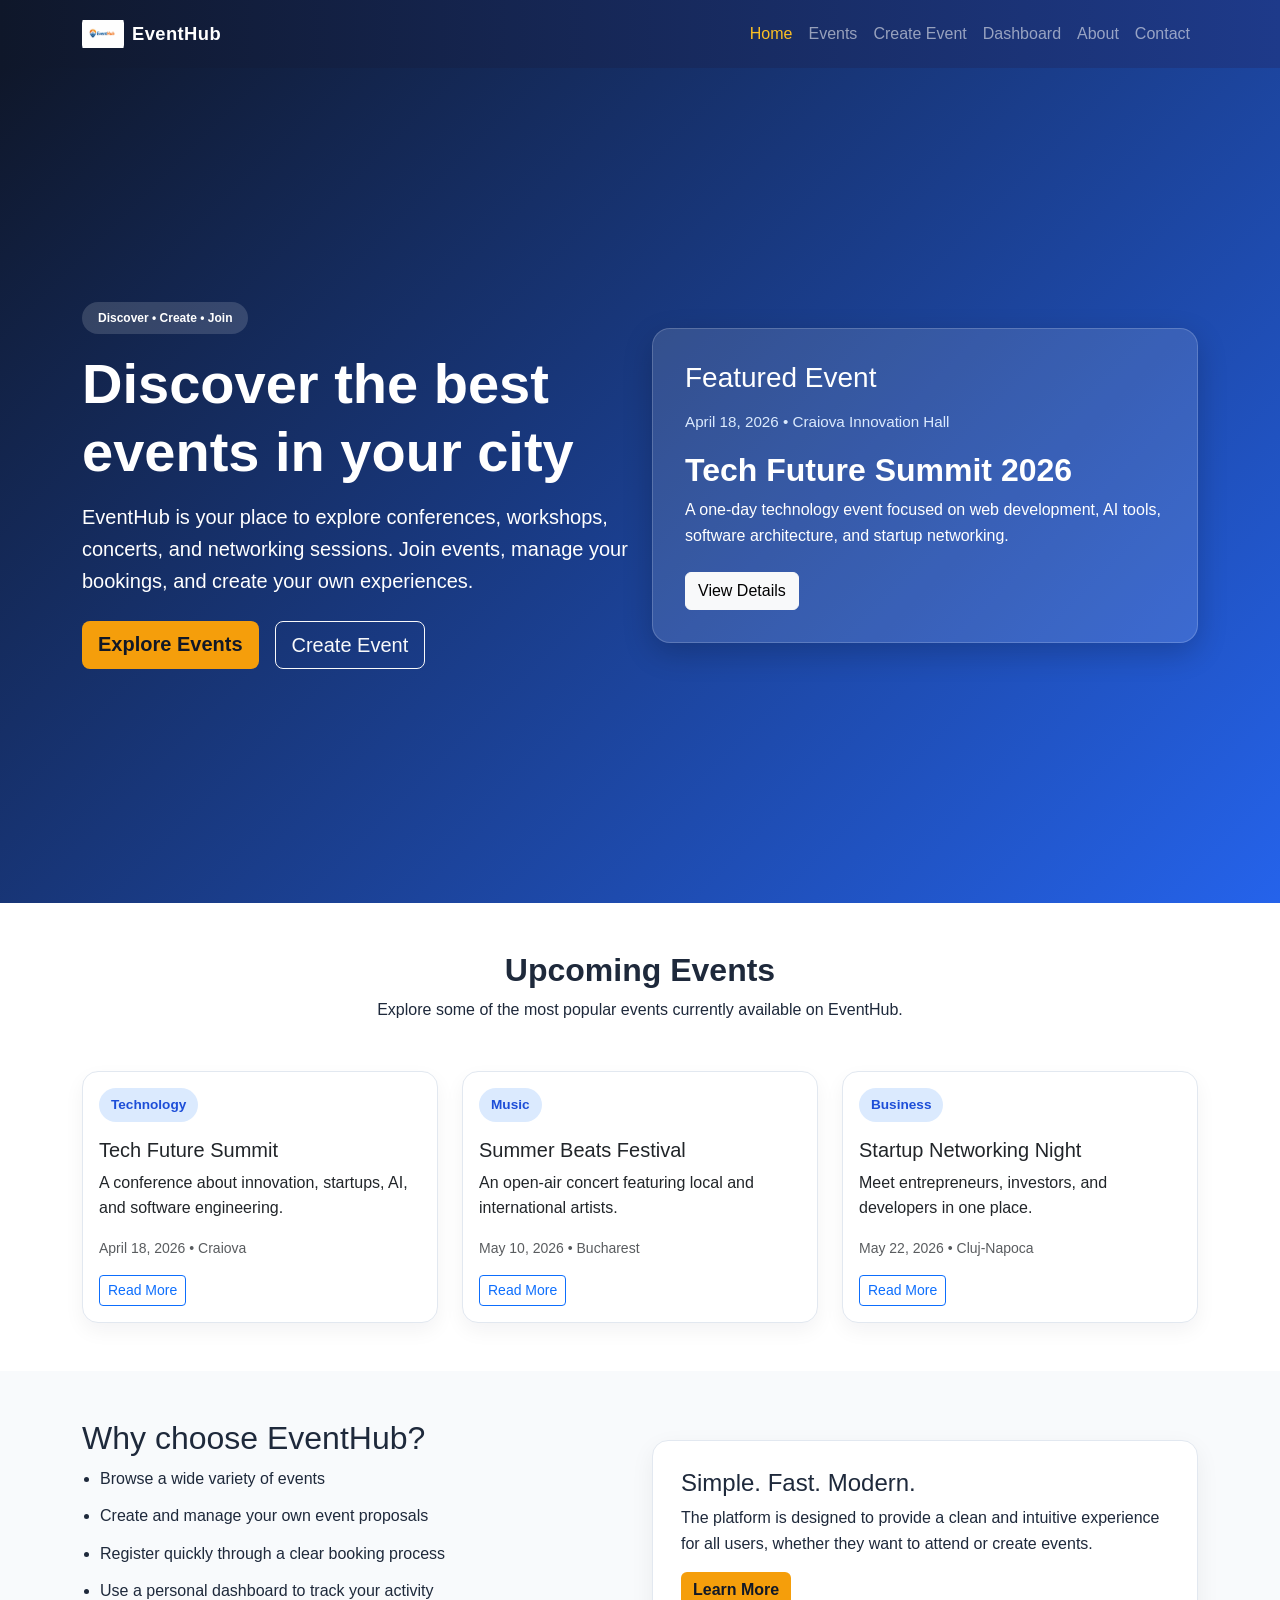
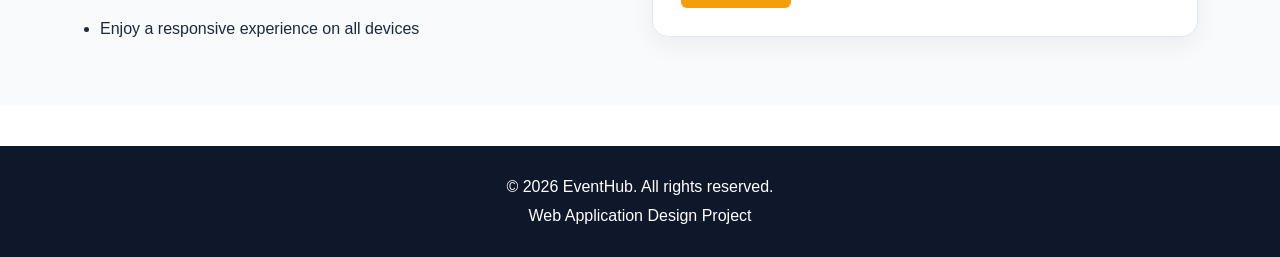
<file: index.html>
<!DOCTYPE html>
<html lang="en">
<head>
  <meta charset="UTF-8" />
  <meta name="viewport" content="width=device-width, initial-scale=1.0" />
  <title>EventHub | Home</title>
  <link href="https://cdn.jsdelivr.net/npm/bootstrap@5.3.3/dist/css/bootstrap.min.css" rel="stylesheet">
  <link rel="stylesheet" href="css/styles.css" />
</head>
<body>
  <nav class="navbar navbar-expand-lg navbar-dark custom-navbar sticky-top">
    <div class="container">
      <a class="navbar-brand d-flex align-items-center" href="index.html">
        <img src="images/logo.png" alt="EventHub Logo" width="42" height="42" class="me-2 brand-logo">
        <span class="fw-bold brand-text">EventHub</span>
      </a>

      <button class="navbar-toggler" type="button" data-bs-toggle="collapse" data-bs-target="#mainNav">
        <span class="navbar-toggler-icon"></span>
      </button>

      <div class="collapse navbar-collapse" id="mainNav">
        <ul class="navbar-nav ms-auto">
          <li class="nav-item"><a class="nav-link active" href="index.html">Home</a></li>
          <li class="nav-item"><a class="nav-link" href="events.html">Events</a></li>
          <li class="nav-item"><a class="nav-link" href="create.html">Create Event</a></li>
          <li class="nav-item"><a class="nav-link" href="dashboard.html">Dashboard</a></li>
          <li class="nav-item"><a class="nav-link" href="about.html">About</a></li>
          <li class="nav-item"><a class="nav-link" href="contact.html">Contact</a></li>
        </ul>
      </div>
    </div>
  </nav>

  <header class="hero-section">
    <div class="container">
      <div class="row align-items-center min-vh-75">
        <div class="col-lg-6">
          <span class="badge custom-badge mb-3">Discover • Create • Join</span>
          <h1 class="display-4 fw-bold">Discover the best events in your city</h1>
          <p class="lead mt-3">
            EventHub is your place to explore conferences, workshops, concerts, and networking sessions.
            Join events, manage your bookings, and create your own experiences.
          </p>
          <div class="mt-4 d-flex gap-3 flex-wrap">
            <a href="events.html" class="btn btn-primary btn-lg custom-btn">Explore Events</a>
            <a href="create.html" class="btn btn-outline-light btn-lg">Create Event</a>
          </div>
        </div>
        <div class="col-lg-6 mt-5 mt-lg-0">
          <div class="hero-card">
            <h3 class="mb-3">Featured Event</h3>
            <p class="event-date">April 18, 2026 • Craiova Innovation Hall</p>
            <h2 class="fw-bold">Tech Future Summit 2026</h2>
            <p>
              A one-day technology event focused on web development, AI tools, software architecture,
              and startup networking.
            </p>
            <a href="details.html" class="btn btn-light mt-2">View Details</a>
          </div>
        </div>
      </div>
    </div>
  </header>

  <main>
    <section class="py-5">
      <div class="container">
        <div class="section-heading text-center mb-5">
          <h2>Upcoming Events</h2>
          <p>Explore some of the most popular events currently available on EventHub.</p>
        </div>

        <div class="row g-4">
          <div class="col-md-6 col-lg-4">
            <div class="card event-card h-100">
              <div class="card-body">
                <span class="category-tag">Technology</span>
                <h5 class="card-title mt-3">Tech Future Summit</h5>
                <p class="card-text">A conference about innovation, startups, AI, and software engineering.</p>
                <p class="small text-muted">April 18, 2026 • Craiova</p>
                <a href="details.html" class="btn btn-sm btn-outline-primary">Read More</a>
              </div>
            </div>
          </div>

          <div class="col-md-6 col-lg-4">
            <div class="card event-card h-100">
              <div class="card-body">
                <span class="category-tag">Music</span>
                <h5 class="card-title mt-3">Summer Beats Festival</h5>
                <p class="card-text">An open-air concert featuring local and international artists.</p>
                <p class="small text-muted">May 10, 2026 • Bucharest</p>
                <a href="details.html" class="btn btn-sm btn-outline-primary">Read More</a>
              </div>
            </div>
          </div>

          <div class="col-md-6 col-lg-4">
            <div class="card event-card h-100">
              <div class="card-body">
                <span class="category-tag">Business</span>
                <h5 class="card-title mt-3">Startup Networking Night</h5>
                <p class="card-text">Meet entrepreneurs, investors, and developers in one place.</p>
                <p class="small text-muted">May 22, 2026 • Cluj-Napoca</p>
                <a href="details.html" class="btn btn-sm btn-outline-primary">Read More</a>
              </div>
            </div>
          </div>
        </div>
      </div>
    </section>

    <section class="py-5 light-section">
      <div class="container">
        <div class="row g-4 align-items-center">
          <div class="col-lg-6">
            <h2>Why choose EventHub?</h2>
            <ul class="feature-list">
              <li>Browse a wide variety of events</li>
              <li>Create and manage your own event proposals</li>
              <li>Register quickly through a clear booking process</li>
              <li>Use a personal dashboard to track your activity</li>
              <li>Enjoy a responsive experience on all devices</li>
            </ul>
          </div>
          <div class="col-lg-6">
            <div class="info-panel">
              <h4>Simple. Fast. Modern.</h4>
              <p>
                The platform is designed to provide a clean and intuitive experience for all users,
                whether they want to attend or create events.
              </p>
              <a href="about.html" class="btn btn-primary custom-btn">Learn More</a>
            </div>
          </div>
        </div>
      </div>
    </section>
  </main>

  <footer class="site-footer">
    <div class="container text-center">
      <p class="mb-1">© 2026 EventHub. All rights reserved.</p>
      <p class="mb-0">Web Application Design Project</p>
    </div>
  </footer>

  <script src="https://cdn.jsdelivr.net/npm/bootstrap@5.3.3/dist/js/bootstrap.bundle.min.js"></script>
</body>
</html>
</file>
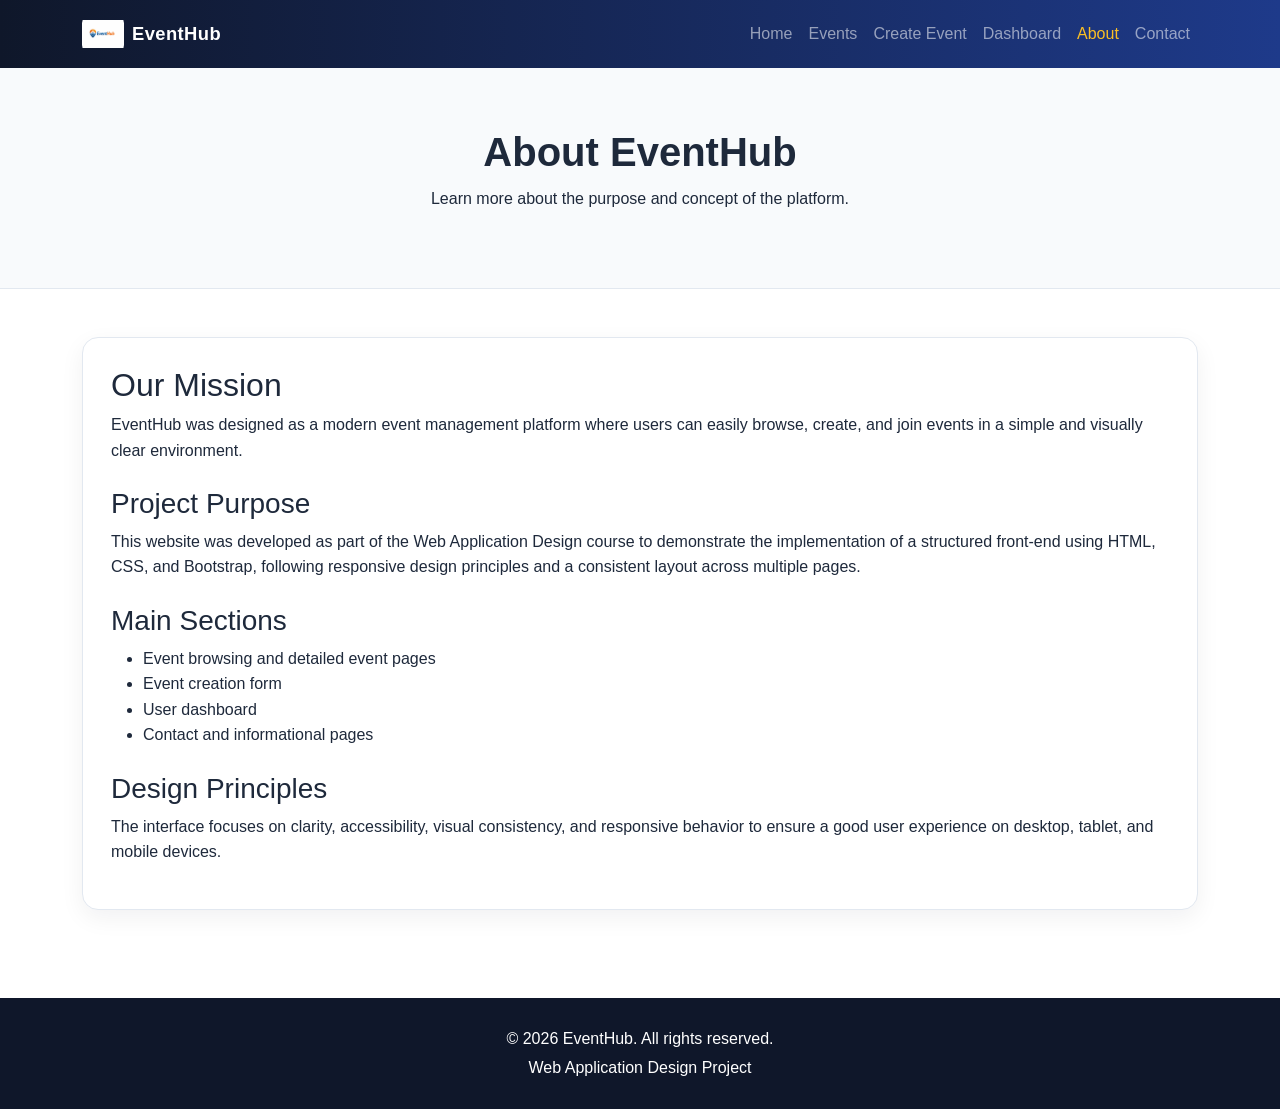
<file: about.html>
<!DOCTYPE html>
<html lang="en">
<head>
  <meta charset="UTF-8" />
  <meta name="viewport" content="width=device-width, initial-scale=1.0" />
  <title>EventHub | About</title>
  <link href="https://cdn.jsdelivr.net/npm/bootstrap@5.3.3/dist/css/bootstrap.min.css" rel="stylesheet">
  <link rel="stylesheet" href="css/styles.css" />
</head>
<body>
  <nav class="navbar navbar-expand-lg navbar-dark custom-navbar sticky-top">
    <div class="container">
      <a class="navbar-brand d-flex align-items-center" href="index.html">
        <img src="images/logo.png" alt="EventHub Logo" width="42" height="42" class="me-2 brand-logo">
        <span class="fw-bold brand-text">EventHub</span>
      </a>

      <button class="navbar-toggler" type="button" data-bs-toggle="collapse" data-bs-target="#mainNav">
        <span class="navbar-toggler-icon"></span>
      </button>

      <div class="collapse navbar-collapse" id="mainNav">
        <ul class="navbar-nav ms-auto">
          <li class="nav-item"><a class="nav-link" href="index.html">Home</a></li>
          <li class="nav-item"><a class="nav-link" href="events.html">Events</a></li>
          <li class="nav-item"><a class="nav-link" href="create.html">Create Event</a></li>
          <li class="nav-item"><a class="nav-link" href="dashboard.html">Dashboard</a></li>
          <li class="nav-item"><a class="nav-link active" href="about.html">About</a></li>
          <li class="nav-item"><a class="nav-link" href="contact.html">Contact</a></li>
        </ul>
      </div>
    </div>
  </nav>

  <section class="page-banner">
    <div class="container text-center">
      <h1>About EventHub</h1>
      <p>Learn more about the purpose and concept of the platform.</p>
    </div>
  </section>

  <main class="py-5">
    <div class="container">
      <div class="about-card">
        <h2>Our Mission</h2>
        <p>
          EventHub was designed as a modern event management platform where users can easily browse,
          create, and join events in a simple and visually clear environment.
        </p>

        <h3 class="mt-4">Project Purpose</h3>
        <p>
          This website was developed as part of the Web Application Design course to demonstrate
          the implementation of a structured front-end using HTML, CSS, and Bootstrap, following
          responsive design principles and a consistent layout across multiple pages.
        </p>

        <h3 class="mt-4">Main Sections</h3>
        <ul>
          <li>Event browsing and detailed event pages</li>
          <li>Event creation form</li>
          <li>User dashboard</li>
          <li>Contact and informational pages</li>
        </ul>

        <h3 class="mt-4">Design Principles</h3>
        <p>
          The interface focuses on clarity, accessibility, visual consistency, and responsive behavior
          to ensure a good user experience on desktop, tablet, and mobile devices.
        </p>
      </div>
    </div>
  </main>

  <footer class="site-footer">
    <div class="container text-center">
      <p class="mb-1">© 2026 EventHub. All rights reserved.</p>
      <p class="mb-0">Web Application Design Project</p>
    </div>
  </footer>

  <script src="https://cdn.jsdelivr.net/npm/bootstrap@5.3.3/dist/js/bootstrap.bundle.min.js"></script>
</body>
</html>
</file>
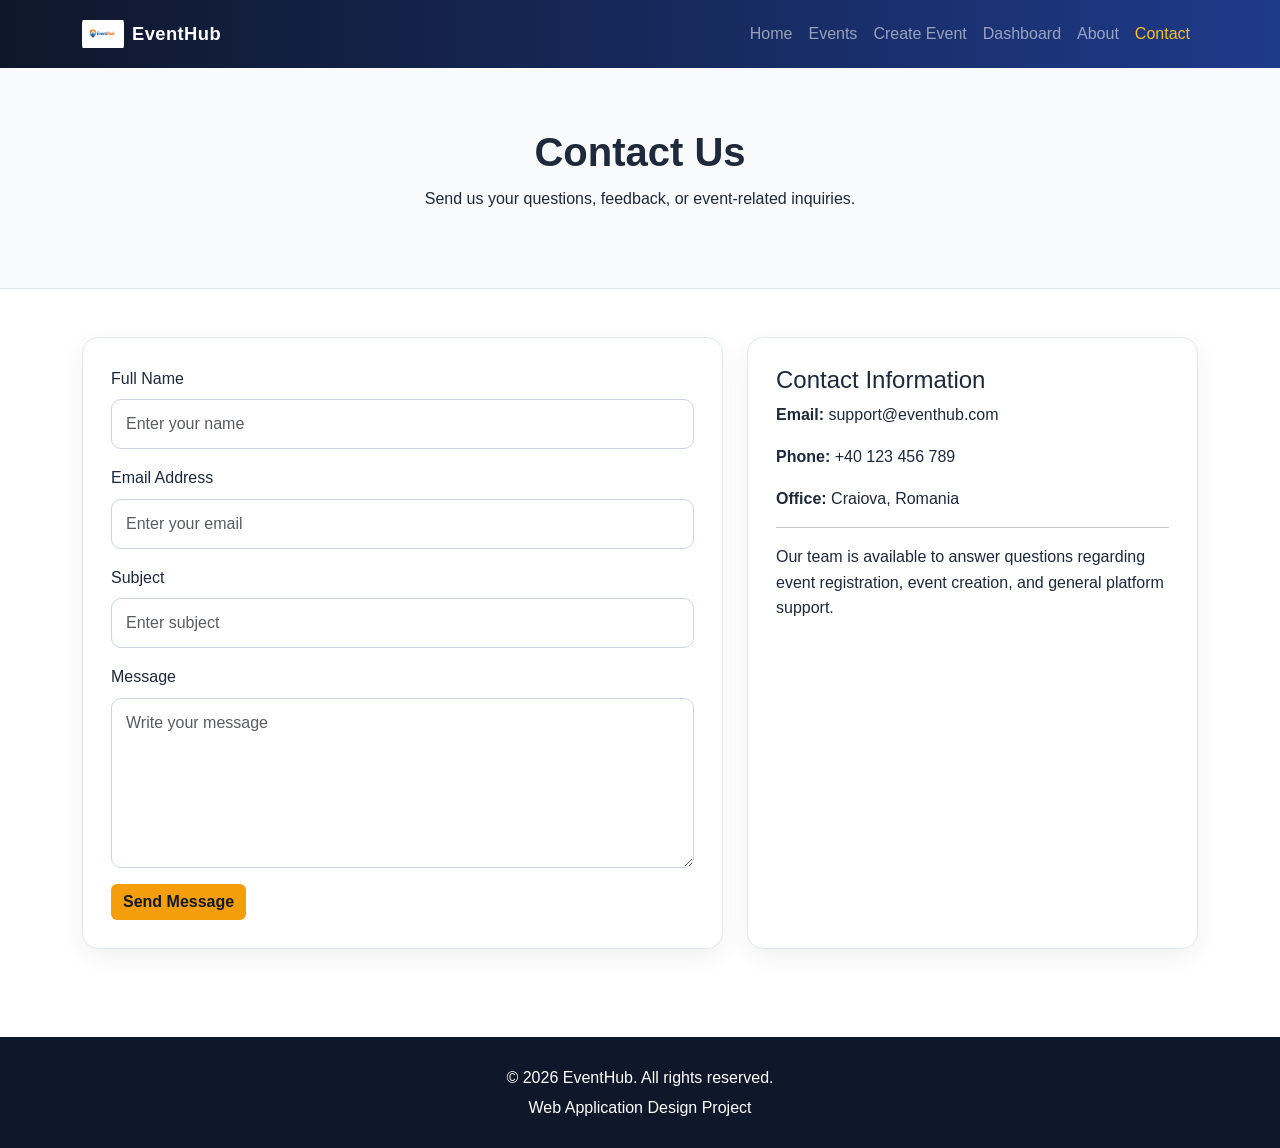
<file: contact.html>
<!DOCTYPE html>
<html lang="en">
<head>
  <meta charset="UTF-8" />
  <meta name="viewport" content="width=device-width, initial-scale=1.0" />
  <title>EventHub | Contact</title>
  <link href="https://cdn.jsdelivr.net/npm/bootstrap@5.3.3/dist/css/bootstrap.min.css" rel="stylesheet">
  <link rel="stylesheet" href="css/styles.css" />
</head>
<body>
  <nav class="navbar navbar-expand-lg navbar-dark custom-navbar sticky-top">
    <div class="container">
      <a class="navbar-brand d-flex align-items-center" href="index.html">
        <img src="images/logo.png" alt="EventHub Logo" width="42" height="42" class="me-2 brand-logo">
        <span class="fw-bold brand-text">EventHub</span>
      </a>

      <button class="navbar-toggler" type="button" data-bs-toggle="collapse" data-bs-target="#mainNav">
        <span class="navbar-toggler-icon"></span>
      </button>

      <div class="collapse navbar-collapse" id="mainNav">
        <ul class="navbar-nav ms-auto">
          <li class="nav-item"><a class="nav-link" href="index.html">Home</a></li>
          <li class="nav-item"><a class="nav-link" href="events.html">Events</a></li>
          <li class="nav-item"><a class="nav-link" href="create.html">Create Event</a></li>
          <li class="nav-item"><a class="nav-link" href="dashboard.html">Dashboard</a></li>
          <li class="nav-item"><a class="nav-link" href="about.html">About</a></li>
          <li class="nav-item"><a class="nav-link active" href="contact.html">Contact</a></li>
        </ul>
      </div>
    </div>
  </nav>

  <section class="page-banner">
    <div class="container text-center">
      <h1>Contact Us</h1>
      <p>Send us your questions, feedback, or event-related inquiries.</p>
    </div>
  </section>

  <main class="py-5">
    <div class="container">
      <div class="row g-4">
        <div class="col-lg-7">
          <div class="form-wrapper">
            <form>
              <div class="mb-3">
                <label class="form-label">Full Name</label>
                <input type="text" class="form-control" placeholder="Enter your name">
              </div>
              <div class="mb-3">
                <label class="form-label">Email Address</label>
                <input type="email" class="form-control" placeholder="Enter your email">
              </div>
              <div class="mb-3">
                <label class="form-label">Subject</label>
                <input type="text" class="form-control" placeholder="Enter subject">
              </div>
              <div class="mb-3">
                <label class="form-label">Message</label>
                <textarea class="form-control" rows="6" placeholder="Write your message"></textarea>
              </div>
              <button type="submit" class="btn btn-primary custom-btn">Send Message</button>
            </form>
          </div>
        </div>

        <div class="col-lg-5">
          <div class="side-info-card h-100">
            <h4>Contact Information</h4>
            <p><strong>Email:</strong> support@eventhub.com</p>
            <p><strong>Phone:</strong> +40 123 456 789</p>
            <p><strong>Office:</strong> Craiova, Romania</p>
            <hr>
            <p>
              Our team is available to answer questions regarding event registration,
              event creation, and general platform support.
            </p>
          </div>
        </div>
      </div>
    </div>
  </main>

  <footer class="site-footer">
    <div class="container text-center">
      <p class="mb-1">© 2026 EventHub. All rights reserved.</p>
      <p class="mb-0">Web Application Design Project</p>
    </div>
  </footer>

  <script src="https://cdn.jsdelivr.net/npm/bootstrap@5.3.3/dist/js/bootstrap.bundle.min.js"></script>
</body>
</html>
</file>
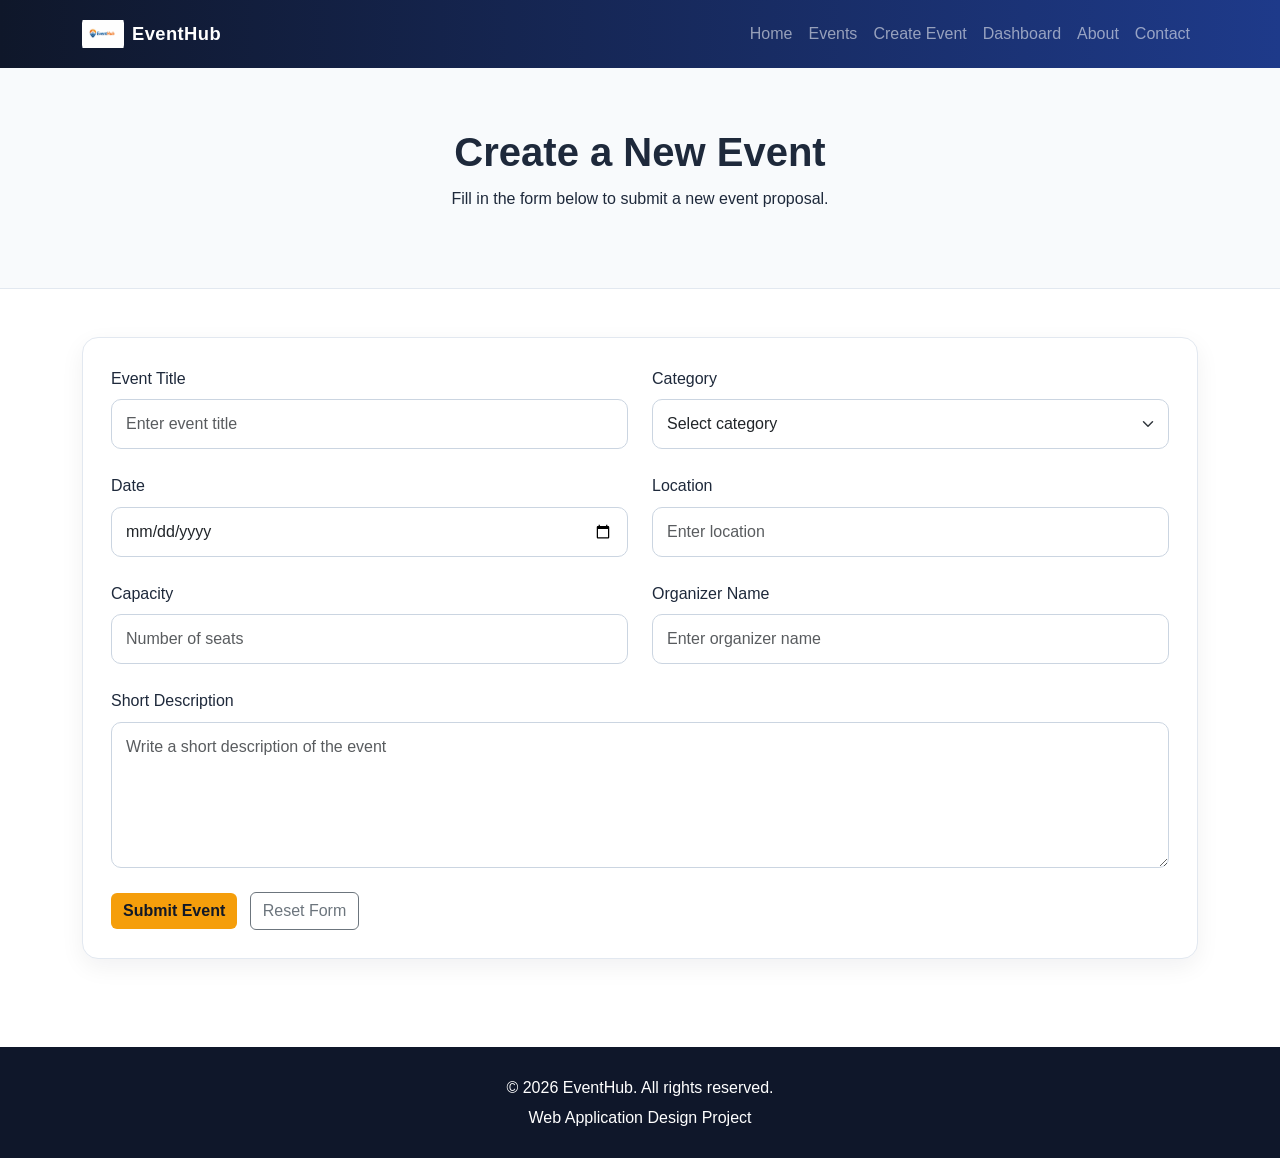
<file: create.html>
<!DOCTYPE html>
<html lang="en">
<head>
  <meta charset="UTF-8" />
  <meta name="viewport" content="width=device-width, initial-scale=1.0" />
  <title>EventHub | Create Event</title>
  <link href="https://cdn.jsdelivr.net/npm/bootstrap@5.3.3/dist/css/bootstrap.min.css" rel="stylesheet">
  <link rel="stylesheet" href="css/styles.css" />
</head>
<body>
  <nav class="navbar navbar-expand-lg navbar-dark custom-navbar sticky-top">
    <div class="container">
      <a class="navbar-brand d-flex align-items-center" href="index.html">
        <img src="images/logo.png" alt="EventHub Logo" width="42" height="42" class="me-2 brand-logo">
        <span class="fw-bold brand-text">EventHub</span>
      </a>

      <button class="navbar-toggler" type="button" data-bs-toggle="collapse" data-bs-target="#mainNav">
        <span class="navbar-toggler-icon"></span>
      </button>

      <div class="collapse navbar-collapse" id="mainNav">
        <ul class="navbar-nav ms-auto">
          <li class="nav-item"><a class="nav-link" href="index.html">Home</a></li>
          <li class="nav-item"><a class="nav-link" href="events.html">Events</a></li>
          <li class="nav-item"><a class="nav-link activeS" href="create.html">Create Event</a></li>
          <li class="nav-item"><a class="nav-link" href="dashboard.html">Dashboard</a></li>
          <li class="nav-item"><a class="nav-link" href="about.html">About</a></li>
          <li class="nav-item"><a class="nav-link" href="contact.html">Contact</a></li>
        </ul>
      </div>
    </div>
  </nav>

  <section class="page-banner">
    <div class="container text-center">
      <h1>Create a New Event</h1>
      <p>Fill in the form below to submit a new event proposal.</p>
    </div>
  </section>

  <main class="py-5">
    <div class="container">
      <div class="form-wrapper">
        <form>
          <div class="row g-4">
            <div class="col-md-6">
              <label class="form-label">Event Title</label>
              <input type="text" class="form-control" placeholder="Enter event title">
            </div>

            <div class="col-md-6">
              <label class="form-label">Category</label>
              <select class="form-select">
                <option selected>Select category</option>
                <option>Technology</option>
                <option>Business</option>
                <option>Music</option>
                <option>Education</option>
              </select>
            </div>

            <div class="col-md-6">
              <label class="form-label">Date</label>
              <input type="date" class="form-control">
            </div>

            <div class="col-md-6">
              <label class="form-label">Location</label>
              <input type="text" class="form-control" placeholder="Enter location">
            </div>

            <div class="col-md-6">
              <label class="form-label">Capacity</label>
              <input type="number" class="form-control" placeholder="Number of seats">
            </div>

            <div class="col-md-6">
              <label class="form-label">Organizer Name</label>
              <input type="text" class="form-control" placeholder="Enter organizer name">
            </div>

            <div class="col-12">
              <label class="form-label">Short Description</label>
              <textarea class="form-control" rows="5" placeholder="Write a short description of the event"></textarea>
            </div>

            <div class="col-12">
              <button type="submit" class="btn btn-primary custom-btn">Submit Event</button>
              <button type="reset" class="btn btn-outline-secondary ms-2">Reset Form</button>
            </div>
          </div>
        </form>
      </div>
    </div>
  </main>

  <footer class="site-footer">
    <div class="container text-center">
      <p class="mb-1">© 2026 EventHub. All rights reserved.</p>
      <p class="mb-0">Web Application Design Project</p>
    </div>
  </footer>

  <script src="https://cdn.jsdelivr.net/npm/bootstrap@5.3.3/dist/js/bootstrap.bundle.min.js"></script>
</body>
</html>
</file>
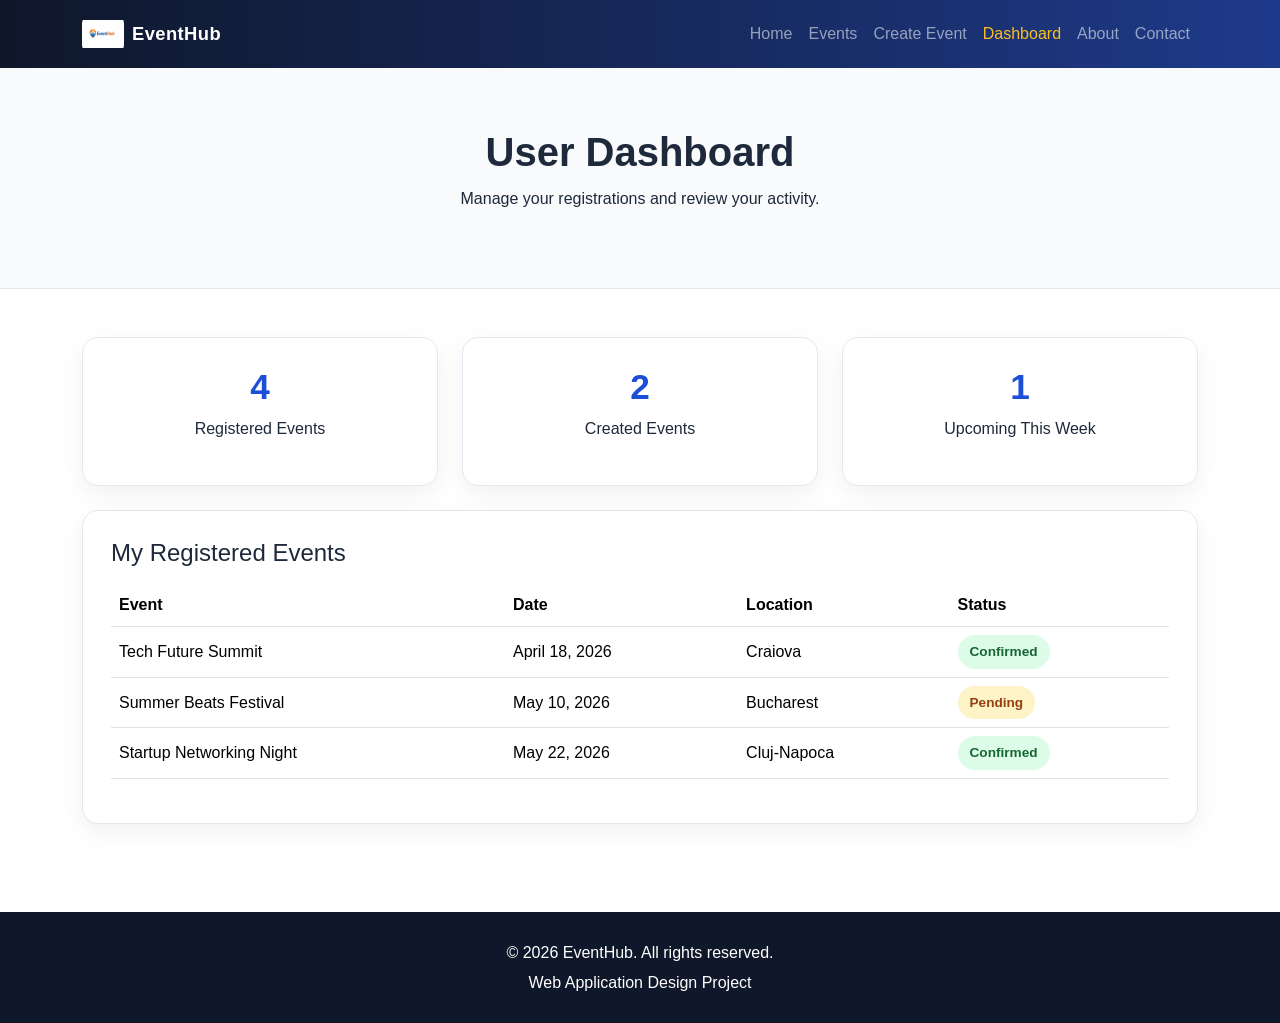
<file: dashboard.html>
<!DOCTYPE html>
<html lang="en">
<head>
  <meta charset="UTF-8" />
  <meta name="viewport" content="width=device-width, initial-scale=1.0" />
  <title>EventHub | Dashboard</title>
  <link href="https://cdn.jsdelivr.net/npm/bootstrap@5.3.3/dist/css/bootstrap.min.css" rel="stylesheet">
  <link rel="stylesheet" href="css/styles.css" />
</head>
<body>
  <nav class="navbar navbar-expand-lg navbar-dark custom-navbar sticky-top">
    <div class="container">
      <a class="navbar-brand d-flex align-items-center" href="index.html">
        <img src="images/logo.png" alt="EventHub Logo" width="42" height="42" class="me-2 brand-logo">
        <span class="fw-bold brand-text">EventHub</span>
      </a>

      <button class="navbar-toggler" type="button" data-bs-toggle="collapse" data-bs-target="#mainNav">
        <span class="navbar-toggler-icon"></span>
      </button>

      <div class="collapse navbar-collapse" id="mainNav">
        <ul class="navbar-nav ms-auto">
          <li class="nav-item"><a class="nav-link" href="index.html">Home</a></li>
          <li class="nav-item"><a class="nav-link" href="events.html">Events</a></li>
          <li class="nav-item"><a class="nav-link" href="create.html">Create Event</a></li>
          <li class="nav-item"><a class="nav-link active" href="dashboard.html">Dashboard</a></li>
          <li class="nav-item"><a class="nav-link" href="about.html">About</a></li>
          <li class="nav-item"><a class="nav-link" href="contact.html">Contact</a></li>
        </ul>
      </div>
    </div>
  </nav>

  <section class="page-banner">
    <div class="container text-center">
      <h1>User Dashboard</h1>
      <p>Manage your registrations and review your activity.</p>
    </div>
  </section>

  <main class="py-5">
    <div class="container">
      <div class="row g-4 mb-4">
        <div class="col-md-4">
          <div class="dashboard-box">
            <h3>4</h3>
            <p>Registered Events</p>
          </div>
        </div>
        <div class="col-md-4">
          <div class="dashboard-box">
            <h3>2</h3>
            <p>Created Events</p>
          </div>
        </div>
        <div class="col-md-4">
          <div class="dashboard-box">
            <h3>1</h3>
            <p>Upcoming This Week</p>
          </div>
        </div>
      </div>

      <div class="dashboard-table-wrapper">
        <h4 class="mb-3">My Registered Events</h4>
        <div class="table-responsive">
          <table class="table table-hover align-middle">
            <thead>
              <tr>
                <th>Event</th>
                <th>Date</th>
                <th>Location</th>
                <th>Status</th>
              </tr>
            </thead>
            <tbody>
              <tr>
                <td>Tech Future Summit</td>
                <td>April 18, 2026</td>
                <td>Craiova</td>
                <td><span class="status-badge confirmed">Confirmed</span></td>
              </tr>
              <tr>
                <td>Summer Beats Festival</td>
                <td>May 10, 2026</td>
                <td>Bucharest</td>
                <td><span class="status-badge pending">Pending</span></td>
              </tr>
              <tr>
                <td>Startup Networking Night</td>
                <td>May 22, 2026</td>
                <td>Cluj-Napoca</td>
                <td><span class="status-badge confirmed">Confirmed</span></td>
              </tr>
            </tbody>
          </table>
        </div>
      </div>
    </div>
  </main>

  <footer class="site-footer">
    <div class="container text-center">
      <p class="mb-1">© 2026 EventHub. All rights reserved.</p>
      <p class="mb-0">Web Application Design Project</p>
    </div>
  </footer>

  <script src="https://cdn.jsdelivr.net/npm/bootstrap@5.3.3/dist/js/bootstrap.bundle.min.js"></script>
</body>
</html>
</file>
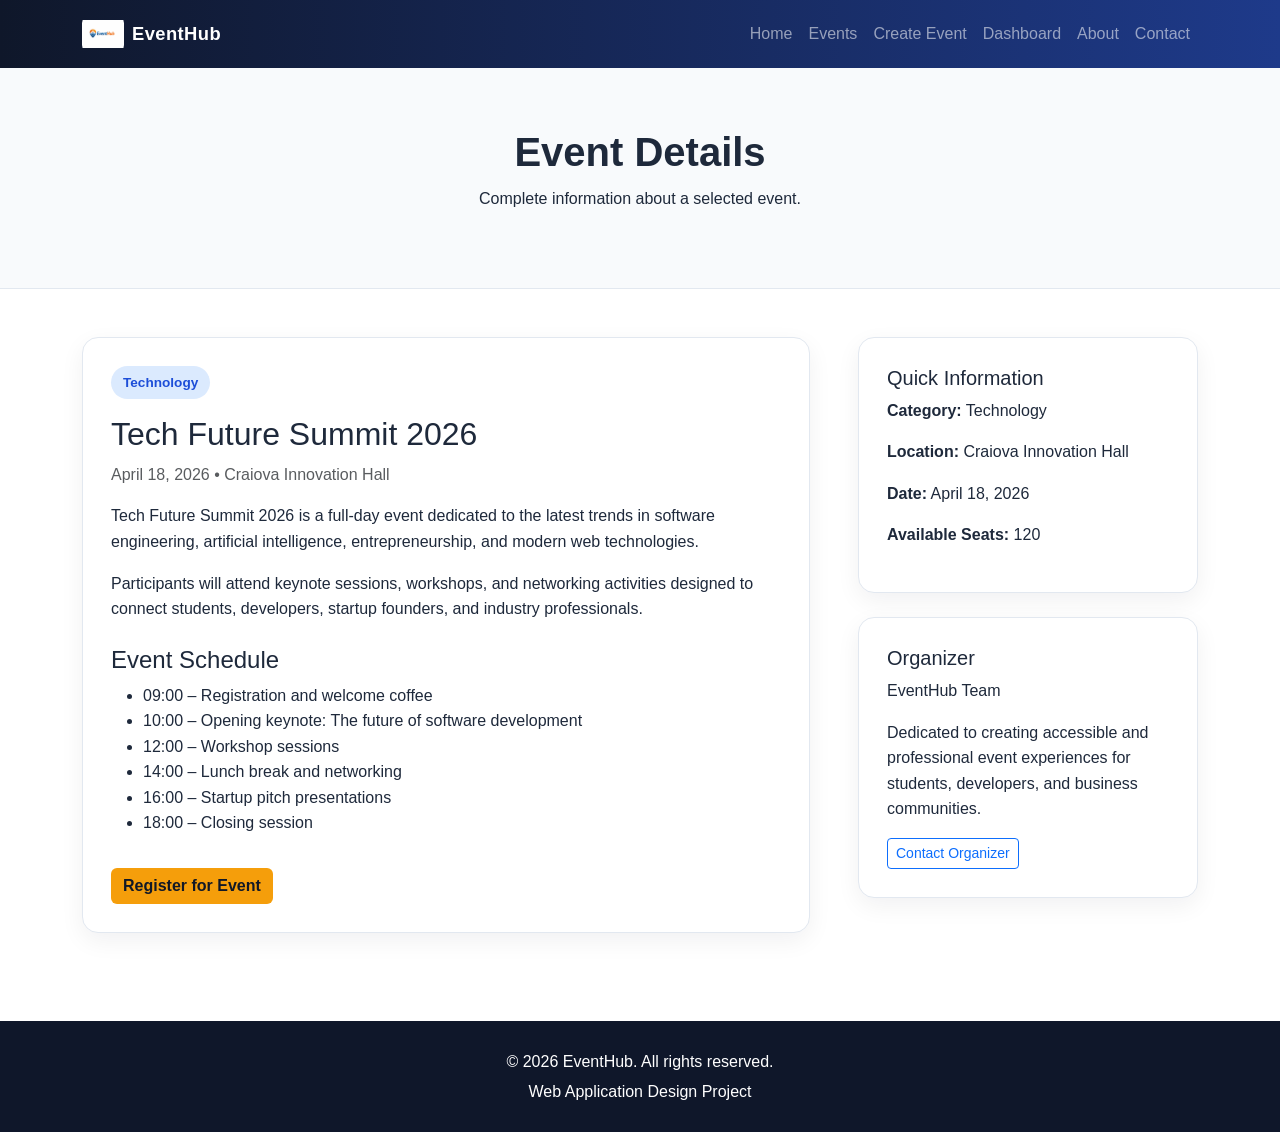
<file: details.html>
<!DOCTYPE html>
<html lang="en">
<head>
  <meta charset="UTF-8" />
  <meta name="viewport" content="width=device-width, initial-scale=1.0" />
  <title>EventHub | Event Details</title>
  <link href="https://cdn.jsdelivr.net/npm/bootstrap@5.3.3/dist/css/bootstrap.min.css" rel="stylesheet">
  <link rel="stylesheet" href="css/styles.css" />
</head>
<body>
  <nav class="navbar navbar-expand-lg navbar-dark custom-navbar sticky-top">
    <div class="container">
      <a class="navbar-brand d-flex align-items-center" href="index.html">
        <img src="images/logo.png" alt="EventHub Logo" width="42" height="42" class="me-2 brand-logo">
        <span class="fw-bold brand-text">EventHub</span>
      </a>

      <button class="navbar-toggler" type="button" data-bs-toggle="collapse" data-bs-target="#mainNav">
        <span class="navbar-toggler-icon"></span>
      </button>

      <div class="collapse navbar-collapse" id="mainNav">
        <ul class="navbar-nav ms-auto">
          <li class="nav-item"><a class="nav-link" href="index.html">Home</a></li>
          <li class="nav-item"><a class="nav-link" href="events.html">Events</a></li>
          <li class="nav-item"><a class="nav-link" href="create.html">Create Event</a></li>
          <li class="nav-item"><a class="nav-link" href="dashboard.html">Dashboard</a></li>
          <li class="nav-item"><a class="nav-link" href="about.html">About</a></li>
          <li class="nav-item"><a class="nav-link" href="contact.html">Contact</a></li>
        </ul>
      </div>
    </div>
  </nav>

  <section class="page-banner">
    <div class="container text-center">
      <h1>Event Details</h1>
      <p>Complete information about a selected event.</p>
    </div>
  </section>

  <main class="py-5">
    <div class="container">
      <div class="row g-5">
        <div class="col-lg-8">
          <div class="details-main-card">
            <span class="category-tag">Technology</span>
            <h2 class="mt-3">Tech Future Summit 2026</h2>
            <p class="text-muted">April 18, 2026 • Craiova Innovation Hall</p>
            <p>
              Tech Future Summit 2026 is a full-day event dedicated to the latest trends in software engineering,
              artificial intelligence, entrepreneurship, and modern web technologies.
            </p>
            <p>
              Participants will attend keynote sessions, workshops, and networking activities designed to connect
              students, developers, startup founders, and industry professionals.
            </p>

            <h4 class="mt-4">Event Schedule</h4>
            <ul>
              <li>09:00 – Registration and welcome coffee</li>
              <li>10:00 – Opening keynote: The future of software development</li>
              <li>12:00 – Workshop sessions</li>
              <li>14:00 – Lunch break and networking</li>
              <li>16:00 – Startup pitch presentations</li>
              <li>18:00 – Closing session</li>
            </ul>

            <a href="create.html" class="btn btn-primary custom-btn mt-3">Register for Event</a>
          </div>
        </div>

        <div class="col-lg-4">
          <div class="side-info-card mb-4">
            <h5>Quick Information</h5>
            <p><strong>Category:</strong> Technology</p>
            <p><strong>Location:</strong> Craiova Innovation Hall</p>
            <p><strong>Date:</strong> April 18, 2026</p>
            <p><strong>Available Seats:</strong> 120</p>
          </div>

          <div class="side-info-card">
            <h5>Organizer</h5>
            <p>EventHub Team</p>
            <p>
              Dedicated to creating accessible and professional event experiences for students, developers,
              and business communities.
            </p>
            <a href="contact.html" class="btn btn-outline-primary btn-sm">Contact Organizer</a>
          </div>
        </div>
      </div>
    </div>
  </main>

  <footer class="site-footer">
    <div class="container text-center">
      <p class="mb-1">© 2026 EventHub. All rights reserved.</p>
      <p class="mb-0">Web Application Design Project</p>
    </div>
  </footer>

  <script src="https://cdn.jsdelivr.net/npm/bootstrap@5.3.3/dist/js/bootstrap.bundle.min.js"></script>
</body>
</html>
</file>
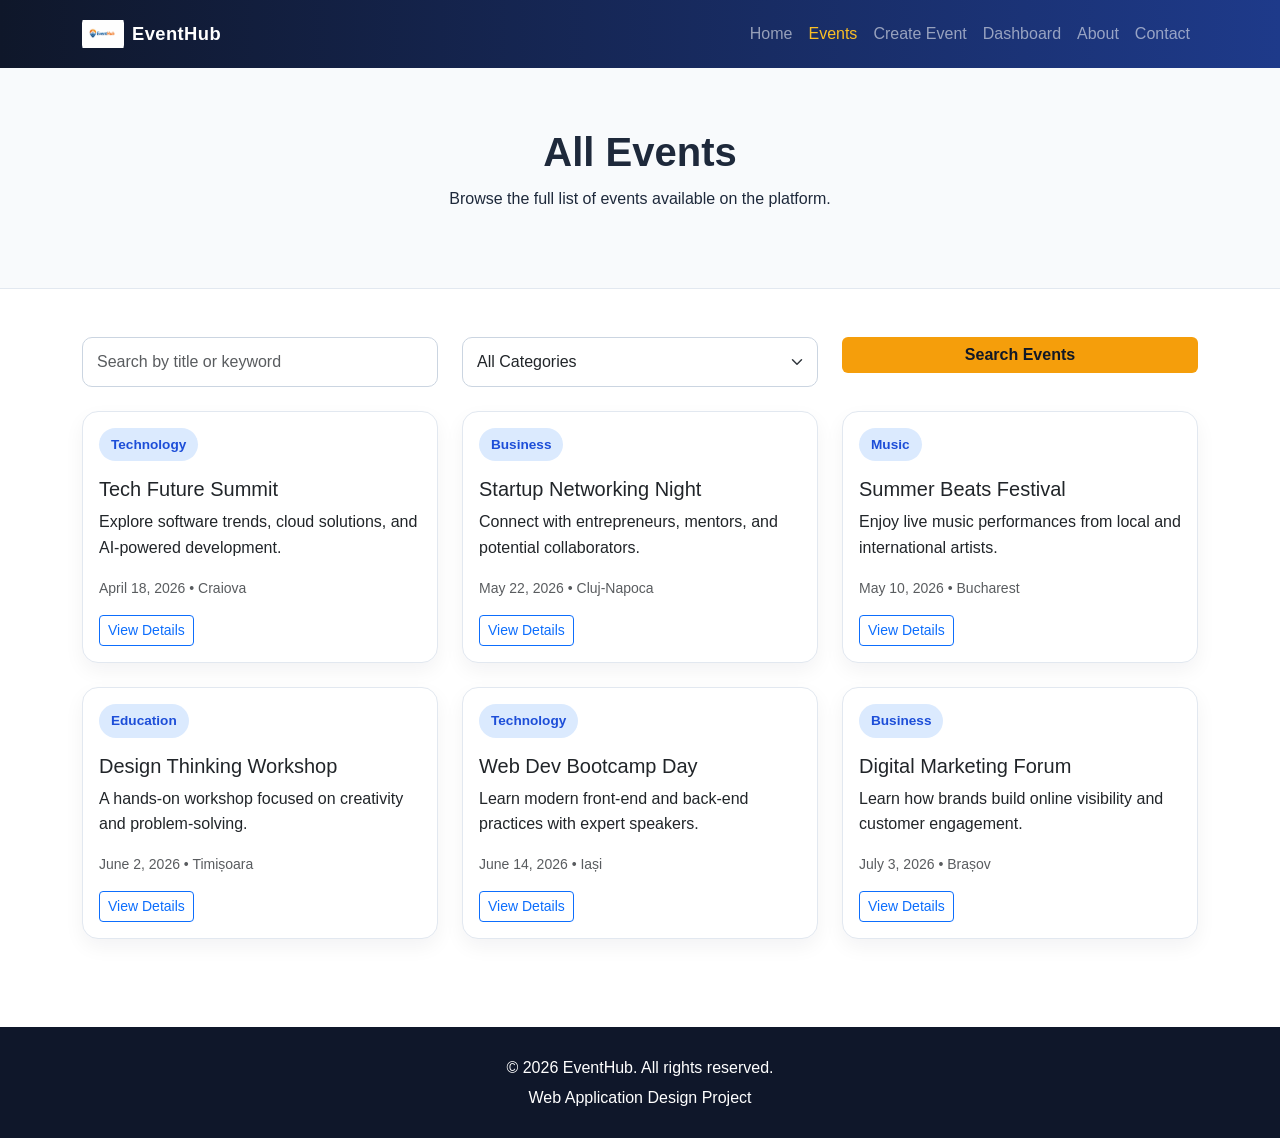
<file: events.html>
<!DOCTYPE html>
<html lang="en">
<head>
  <meta charset="UTF-8" />
  <meta name="viewport" content="width=device-width, initial-scale=1.0" />
  <title>EventHub | Events</title>
  <link href="https://cdn.jsdelivr.net/npm/bootstrap@5.3.3/dist/css/bootstrap.min.css" rel="stylesheet">
  <link rel="stylesheet" href="css/styles.css" />
</head>
<body>
  <nav class="navbar navbar-expand-lg navbar-dark custom-navbar sticky-top">
    <div class="container">
      <a class="navbar-brand d-flex align-items-center" href="index.html">
        <img src="images/logo.png" alt="EventHub Logo" width="42" height="42" class="me-2 brand-logo">
        <span class="fw-bold brand-text">EventHub</span>
      </a>

      <button class="navbar-toggler" type="button" data-bs-toggle="collapse" data-bs-target="#mainNav">
        <span class="navbar-toggler-icon"></span>
      </button>

      <div class="collapse navbar-collapse" id="mainNav">
        <ul class="navbar-nav ms-auto">
          <li class="nav-item"><a class="nav-link" href="index.html">Home</a></li>
          <li class="nav-item"><a class="nav-link active" href="events.html">Events</a></li>
          <li class="nav-item"><a class="nav-link" href="create.html">Create Event</a></li>
          <li class="nav-item"><a class="nav-link" href="dashboard.html">Dashboard</a></li>
          <li class="nav-item"><a class="nav-link" href="about.html">About</a></li>
          <li class="nav-item"><a class="nav-link" href="contact.html">Contact</a></li>
        </ul>
      </div>
    </div>
  </nav>

  <section class="page-banner">
    <div class="container text-center">
      <h1>All Events</h1>
      <p>Browse the full list of events available on the platform.</p>
    </div>
  </section>

  <main class="py-5">
    <div class="container">
      <div class="row g-4 mb-4">
        <div class="col-md-4">
          <input type="text" class="form-control" placeholder="Search by title or keyword">
        </div>
        <div class="col-md-4">
          <select class="form-select">
            <option selected>All Categories</option>
            <option>Technology</option>
            <option>Business</option>
            <option>Music</option>
            <option>Education</option>
          </select>
        </div>
        <div class="col-md-4">
          <button class="btn btn-primary w-100 custom-btn">Search Events</button>
        </div>
      </div>

      <div class="row g-4">
        <div class="col-md-6 col-lg-4">
          <div class="card event-card h-100">
            <div class="card-body">
              <span class="category-tag">Technology</span>
              <h5 class="card-title mt-3">Tech Future Summit</h5>
              <p class="card-text">Explore software trends, cloud solutions, and AI-powered development.</p>
              <p class="small text-muted">April 18, 2026 • Craiova</p>
              <a href="details.html" class="btn btn-outline-primary btn-sm">View Details</a>
            </div>
          </div>
        </div>

        <div class="col-md-6 col-lg-4">
          <div class="card event-card h-100">
            <div class="card-body">
              <span class="category-tag">Business</span>
              <h5 class="card-title mt-3">Startup Networking Night</h5>
              <p class="card-text">Connect with entrepreneurs, mentors, and potential collaborators.</p>
              <p class="small text-muted">May 22, 2026 • Cluj-Napoca</p>
              <a href="details.html" class="btn btn-outline-primary btn-sm">View Details</a>
            </div>
          </div>
        </div>

        <div class="col-md-6 col-lg-4">
          <div class="card event-card h-100">
            <div class="card-body">
              <span class="category-tag">Music</span>
              <h5 class="card-title mt-3">Summer Beats Festival</h5>
              <p class="card-text">Enjoy live music performances from local and international artists.</p>
              <p class="small text-muted">May 10, 2026 • Bucharest</p>
              <a href="details.html" class="btn btn-outline-primary btn-sm">View Details</a>
            </div>
          </div>
        </div>

        <div class="col-md-6 col-lg-4">
          <div class="card event-card h-100">
            <div class="card-body">
              <span class="category-tag">Education</span>
              <h5 class="card-title mt-3">Design Thinking Workshop</h5>
              <p class="card-text">A hands-on workshop focused on creativity and problem-solving.</p>
              <p class="small text-muted">June 2, 2026 • Timișoara</p>
              <a href="details.html" class="btn btn-outline-primary btn-sm">View Details</a>
            </div>
          </div>
        </div>

        <div class="col-md-6 col-lg-4">
          <div class="card event-card h-100">
            <div class="card-body">
              <span class="category-tag">Technology</span>
              <h5 class="card-title mt-3">Web Dev Bootcamp Day</h5>
              <p class="card-text">Learn modern front-end and back-end practices with expert speakers.</p>
              <p class="small text-muted">June 14, 2026 • Iași</p>
              <a href="details.html" class="btn btn-outline-primary btn-sm">View Details</a>
            </div>
          </div>
        </div>

        <div class="col-md-6 col-lg-4">
          <div class="card event-card h-100">
            <div class="card-body">
              <span class="category-tag">Business</span>
              <h5 class="card-title mt-3">Digital Marketing Forum</h5>
              <p class="card-text">Learn how brands build online visibility and customer engagement.</p>
              <p class="small text-muted">July 3, 2026 • Brașov</p>
              <a href="details.html" class="btn btn-outline-primary btn-sm">View Details</a>
            </div>
          </div>
        </div>
      </div>
    </div>
  </main>

  <footer class="site-footer">
    <div class="container text-center">
      <p class="mb-1">© 2026 EventHub. All rights reserved.</p>
      <p class="mb-0">Web Application Design Project</p>
    </div>
  </footer>

  <script src="https://cdn.jsdelivr.net/npm/bootstrap@5.3.3/dist/js/bootstrap.bundle.min.js"></script>
</body>
</html>
</file>
<file: css/styles.css>
:root {
  --primary-color: #3b82f6;
  --secondary-color: #0f172a;
  --accent-color: #f59e0b;
  --light-bg: #f8fafc;
  --text-color: #1e293b;
  --white: #ffffff;
  --border-color: #e2e8f0;
}

body {
  font-family: Arial, Helvetica, sans-serif;
  color: var(--text-color);
  background-color: #ffffff;
  line-height: 1.6;
}

.custom-navbar {
  background: linear-gradient(90deg, #0f172a, #1e3a8a);
}

.navbar-brand {
  letter-spacing: 0.5px;
}

.min-vh-75 {
  min-height: 75vh;
}

.hero-section {
  background: linear-gradient(135deg, #0f172a 0%, #2563eb 100%);
  color: var(--white);
  padding: 80px 0;
}

.custom-badge {
  background-color: rgba(255, 255, 255, 0.15);
  color: var(--white);
  padding: 10px 16px;
  border-radius: 30px;
}

.hero-card {
  background-color: rgba(255, 255, 255, 0.12);
  border: 1px solid rgba(255, 255, 255, 0.18);
  padding: 32px;
  border-radius: 18px;
  box-shadow: 0 10px 30px rgba(0, 0, 0, 0.2);
}

.event-date {
  color: #dbeafe;
  font-size: 0.95rem;
}

.custom-btn {
  background-color: var(--accent-color);
  border: none;
  color: #111827;
  font-weight: bold;
}

.custom-btn:hover {
  background-color: #fbbf24;
  color: #111827;
}

.section-heading h2 {
  font-weight: 700;
}

.light-section {
  background-color: var(--light-bg);
}

.feature-list {
  padding-left: 18px;
}

.feature-list li {
  margin-bottom: 12px;
}

.info-panel,
.about-card,
.details-main-card,
.side-info-card,
.form-wrapper,
.dashboard-table-wrapper,
.dashboard-box {
  background: var(--white);
  border: 1px solid var(--border-color);
  border-radius: 16px;
  padding: 28px;
  box-shadow: 0 8px 24px rgba(15, 23, 42, 0.06);
}

.page-banner {
  background-color: var(--light-bg);
  padding: 60px 0;
  border-bottom: 1px solid var(--border-color);
}

.page-banner h1 {
  font-weight: 700;
  margin-bottom: 10px;
}

.event-card {
  border: 1px solid var(--border-color);
  border-radius: 16px;
  box-shadow: 0 8px 20px rgba(15, 23, 42, 0.05);
  transition: transform 0.25s ease, box-shadow 0.25s ease;
}

.event-card:hover {
  transform: translateY(-6px);
  box-shadow: 0 12px 28px rgba(15, 23, 42, 0.12);
}

.category-tag {
  display: inline-block;
  background-color: #dbeafe;
  color: #1d4ed8;
  font-size: 0.85rem;
  font-weight: 600;
  padding: 6px 12px;
  border-radius: 20px;
}

.form-control,
.form-select {
  border-radius: 10px;
  padding: 12px 14px;
  border: 1px solid #cbd5e1;
}

.form-control:focus,
.form-select:focus {
  border-color: #60a5fa;
  box-shadow: 0 0 0 0.2rem rgba(59, 130, 246, 0.2);
}

.dashboard-box {
  text-align: center;
}

.dashboard-box h3 {
  font-size: 2.2rem;
  font-weight: 700;
  color: #1d4ed8;
}

.status-badge {
  display: inline-block;
  padding: 6px 12px;
  border-radius: 18px;
  font-size: 0.85rem;
  font-weight: 600;
}

.status-badge.confirmed {
  background-color: #dcfce7;
  color: #166534;
}

.status-badge.pending {
  background-color: #fef3c7;
  color: #92400e;
}

.site-footer {
  background-color: var(--secondary-color);
  color: var(--white);
  padding: 28px 0;
  margin-top: 40px;
}

.brand-logo {
  object-fit: contain;
  border-radius: 10px;
}

.brand-text {
  letter-spacing: 0.4px;
  color: #ffffff;
}

.navbar-brand {
  font-size: 1.15rem;
}

.navbar-brand:hover {
  opacity: 0.95;
}

.navbar .nav-link {
  font-weight: 500;
  transition: color 0.2s ease, opacity 0.2s ease;
}

.navbar .nav-link:hover {
  color: #fbbf24 !important;
}

.navbar .nav-link.active {
  color: #fbbf24 !important;
}

@media (max-width: 991px) {
  .hero-section {
    text-align: center;
  }

  .hero-card {
    margin-top: 20px;
  }
}

@media (max-width: 576px) {
  .hero-section {
    padding: 60px 0;
  }

  .hero-section h1 {
    font-size: 2rem;
  }

  .page-banner {
    padding: 45px 0;
  }
}
</file>
